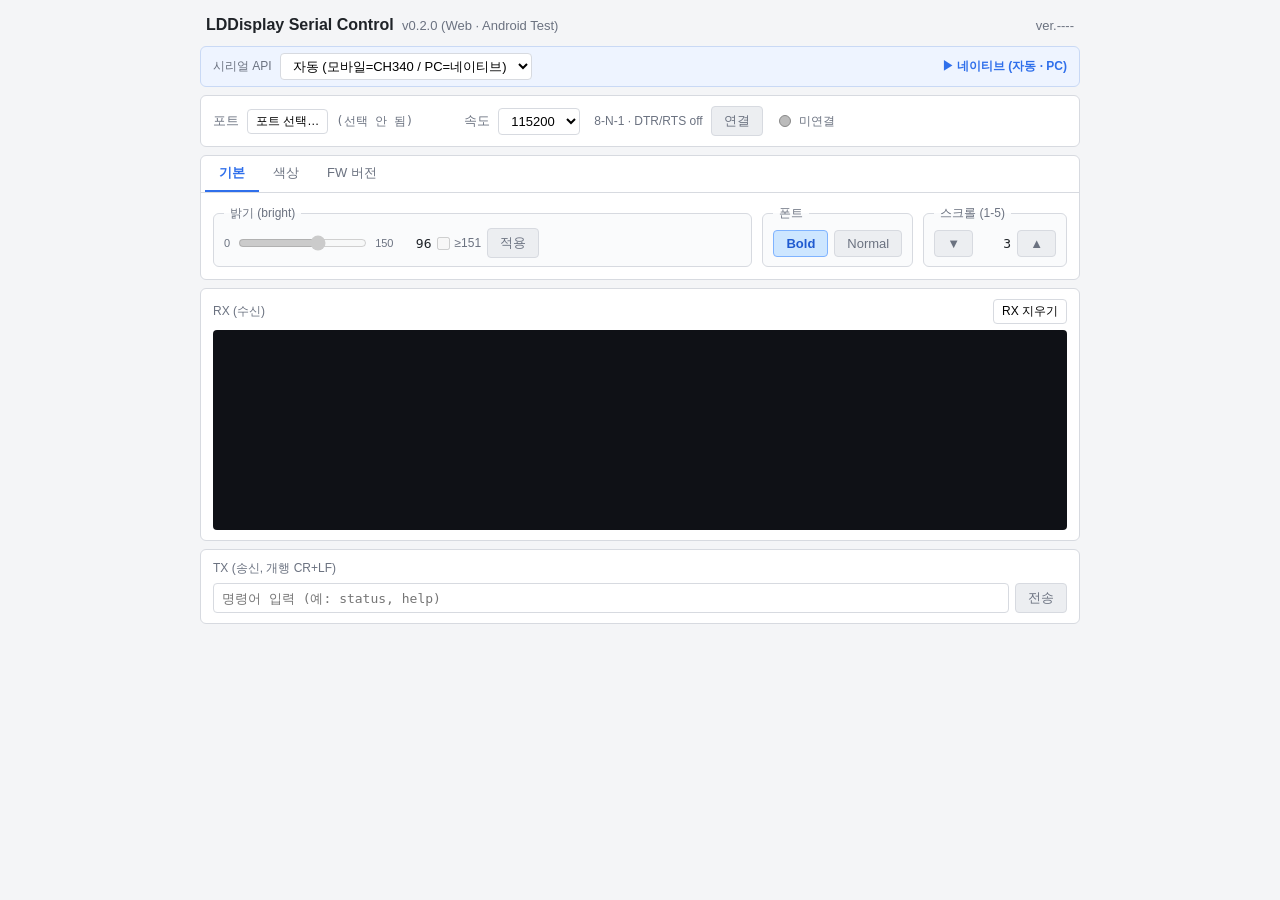
<file: LDDisplay_v0.1/index.html>
<!DOCTYPE html>
<html lang="ko">
<head>
  <meta charset="UTF-8" />
  <meta name="viewport" content="width=device-width, initial-scale=1.0" />
  <title>LDDisplay Serial Control (Web · Android Test)</title>
  <link rel="stylesheet" href="style.css" />
</head>
<body>
  <div class="app">
    <!-- ===== 헤더 ===== -->
    <header class="app-header">
      <h1>LDDisplay Serial Control <span class="app-ver">v0.2.0 (Web · Android Test)</span></h1>
      <span class="fw-ver" id="fw-ver">ver.----</span>
    </header>

    <!-- ===== 지원 브라우저 경고 ===== -->
    <div class="unsupported" id="unsupported" hidden>
      이 브라우저는 Web Serial API도 WebUSB도 지원하지 않습니다. Chrome / Edge / Opera에서 열어주세요.
    </div>

    <!-- ===== API 선택 (Android 테스트용) ===== -->
    <div class="api-bar">
      <label>시리얼 API</label>
      <select id="api-select">
        <option value="auto" selected>자동 (모바일=CH340 / PC=네이티브)</option>
        <option value="native">네이티브 Web Serial (PC)</option>
        <option value="ch340">CH340 (WebUSB · Android)</option>
        <option value="polyfill">CDC-ACM 폴리필 (참고용)</option>
      </select>
      <span id="api-current" class="api-current"></span>
    </div>

    <!-- ===== 연결 바 ===== -->
    <section class="conn">
      <label>포트</label>
      <button id="btn-pick-port" class="btn-slim">포트 선택…</button>
      <span id="port-name" class="port-name">(선택 안 됨)</span>

      <label>속도</label>
      <select id="baud-select">
        <option>9600</option>
        <option>19200</option>
        <option>38400</option>
        <option>57600</option>
        <option selected>115200</option>
        <option>230400</option>
      </select>

      <span class="hint">8-N-1 · DTR/RTS off</span>

      <button id="btn-connect" class="btn-primary" disabled>연결</button>

      <span class="lamp" id="lamp" data-state="off"></span>
      <span class="lamp-label" id="lamp-label">미연결</span>
    </section>

    <!-- ===== 탭 ===== -->
    <div class="tabs">
      <div class="tab-buttons" role="tablist">
        <button class="tab-btn active" data-tab="basic" role="tab">기본</button>
        <button class="tab-btn" data-tab="siren" role="tab" hidden>사이렌</button>
        <button class="tab-btn" data-tab="color" role="tab">색상</button>
        <button class="tab-btn" data-tab="fwver" role="tab">FW 버전</button>
      </div>

      <!-- ===== 기본 탭 ===== -->
      <div class="tab-panel active" data-tab="basic">
        <div class="ctl-row">
          <fieldset class="ctl-group flex-grow" data-group>
            <legend>밝기 (bright)</legend>
            <span class="range-min">0</span>
            <input type="range" id="bright-scale" min="0" max="150" value="96" disabled />
            <span class="range-max" id="bright-max">150</span>
            <span class="ctl-value" id="bright-val">96</span>
            <label class="ctl-check">
              <input type="checkbox" id="bright-allow-high" disabled /> ≥151
            </label>
            <button id="bright-apply" disabled>적용</button>
          </fieldset>

          <fieldset class="ctl-group" data-group>
            <legend>폰트</legend>
            <button id="font-bold" class="btn-toggle" disabled>Bold</button>
            <button id="font-normal" class="btn-toggle" disabled>Normal</button>
          </fieldset>

          <fieldset class="ctl-group" data-group>
            <legend>스크롤 (1-5)</legend>
            <button id="scroll-down" disabled>▼</button>
            <span class="ctl-value" id="scroll-val">3</span>
            <button id="scroll-up" disabled>▲</button>
          </fieldset>
        </div>
      </div>

      <!-- ===== 사이렌 탭 ===== -->
      <div class="tab-panel" data-tab="siren" hidden>
        <fieldset class="ctl-group ctl-row" data-group>
          <legend>ton/toff (50~2000 ms), vol (1~50)</legend>
          <label>ON</label>
          <input type="number" id="ton-entry" min="50" max="2000" step="10" disabled />
          <button id="ton-apply" disabled>입력</button>

          <label class="ml">OFF</label>
          <input type="number" id="toff-entry" min="50" max="2000" step="10" disabled />
          <button id="toff-apply" disabled>입력</button>

          <label class="ml">VOL</label>
          <span class="range-min">1</span>
          <input type="range" id="vol-scale" class="flex-grow" min="1" max="50" value="15" disabled />
          <span class="range-max">50</span>
          <span class="ctl-value" id="vol-val">15</span>
          <button id="vol-apply" disabled>적용</button>
        </fieldset>
      </div>

      <!-- ===== 색상 탭 ===== -->
      <div class="tab-panel" data-tab="color">
        <fieldset class="ctl-group color-group" data-group>
          <legend>상태별 색상 (R/G/B 0~255)</legend>
          <table class="color-table">
            <thead>
              <tr>
                <th class="c-label">상태 문자</th>
                <th>R</th><th>G</th><th>B</th>
                <th></th>
                <th>색상</th>
                <th class="c-status"></th>
              </tr>
            </thead>
            <tbody id="color-rows"></tbody>
          </table>
          <div class="color-bar">
            <span class="hint">[전체 저장]을 눌러야 반영됩니다</span>
            <button id="color-reload" disabled>현재값 읽기</button>
            <button id="color-default" disabled>기본값 복원</button>
            <button id="color-saveall" class="btn-primary" disabled>전체 저장</button>
          </div>
        </fieldset>
      </div>

      <!-- ===== FW 버전 탭 ===== -->
      <div class="tab-panel" data-tab="fwver">
        <fieldset class="ctl-group fwver-group" data-group>
          <legend>펌웨어 버전 변경</legend>
          <div class="fwver-row">
            <label>비밀번호</label>
            <input type="password" id="pw-entry" placeholder="비밀번호" />
            <button id="pw-verify">확인</button>
            <span class="fw-status" id="pw-status">(미확인)</span>
          </div>
          <div class="fwver-row">
            <label>새 FW 버전</label>
            <input type="text" id="newver-entry" placeholder="예: 0.2.1" maxlength="31" disabled />
          </div>
          <div class="fwver-row">
            <button id="setver-apply" disabled>입력 (적용)</button>
            <span class="fw-status" id="setver-status"></span>
          </div>
        </fieldset>
      </div>
    </div>

    <!-- ===== RX 터미널 ===== -->
    <section class="rx">
      <div class="section-title">
        RX (수신)
        <button id="btn-clear-rx" class="btn-slim right">RX 지우기</button>
      </div>
      <pre id="rx-log" class="rx-log" aria-live="polite"></pre>
    </section>

    <!-- ===== TX 입력 ===== -->
    <section class="tx">
      <div class="section-title">TX (송신, 개행 CR+LF)</div>
      <div class="tx-row">
        <input id="tx-input" type="text" placeholder="명령어 입력 (예: status, help)" autocomplete="off" />
        <button id="btn-tx-send" disabled>전송</button>
      </div>
    </section>
  </div>

  <!-- 백엔드 스크립트를 app.js 앞에 로드 -->
  <script src="serial-polyfill.js"></script>
  <script src="ch340-driver.js"></script>
  <script src="app.js"></script>
</body>
</html>
</file>
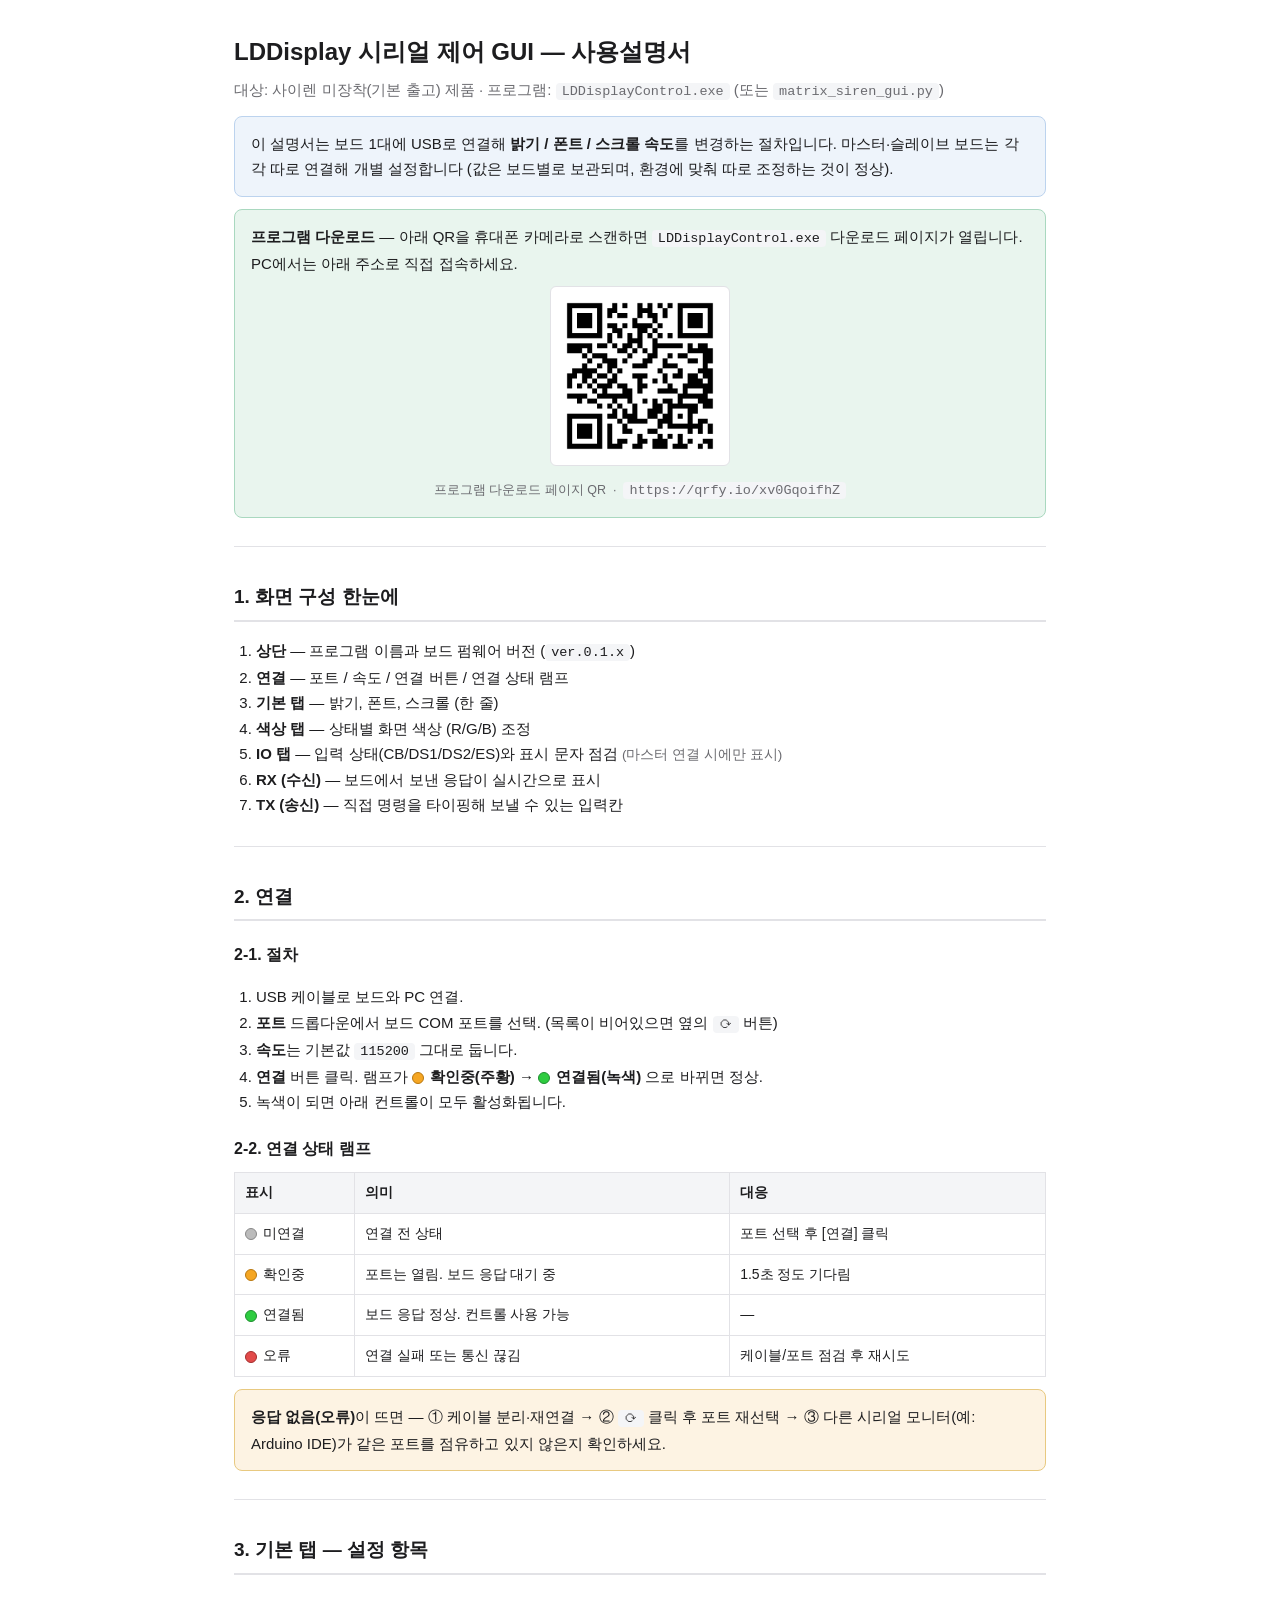
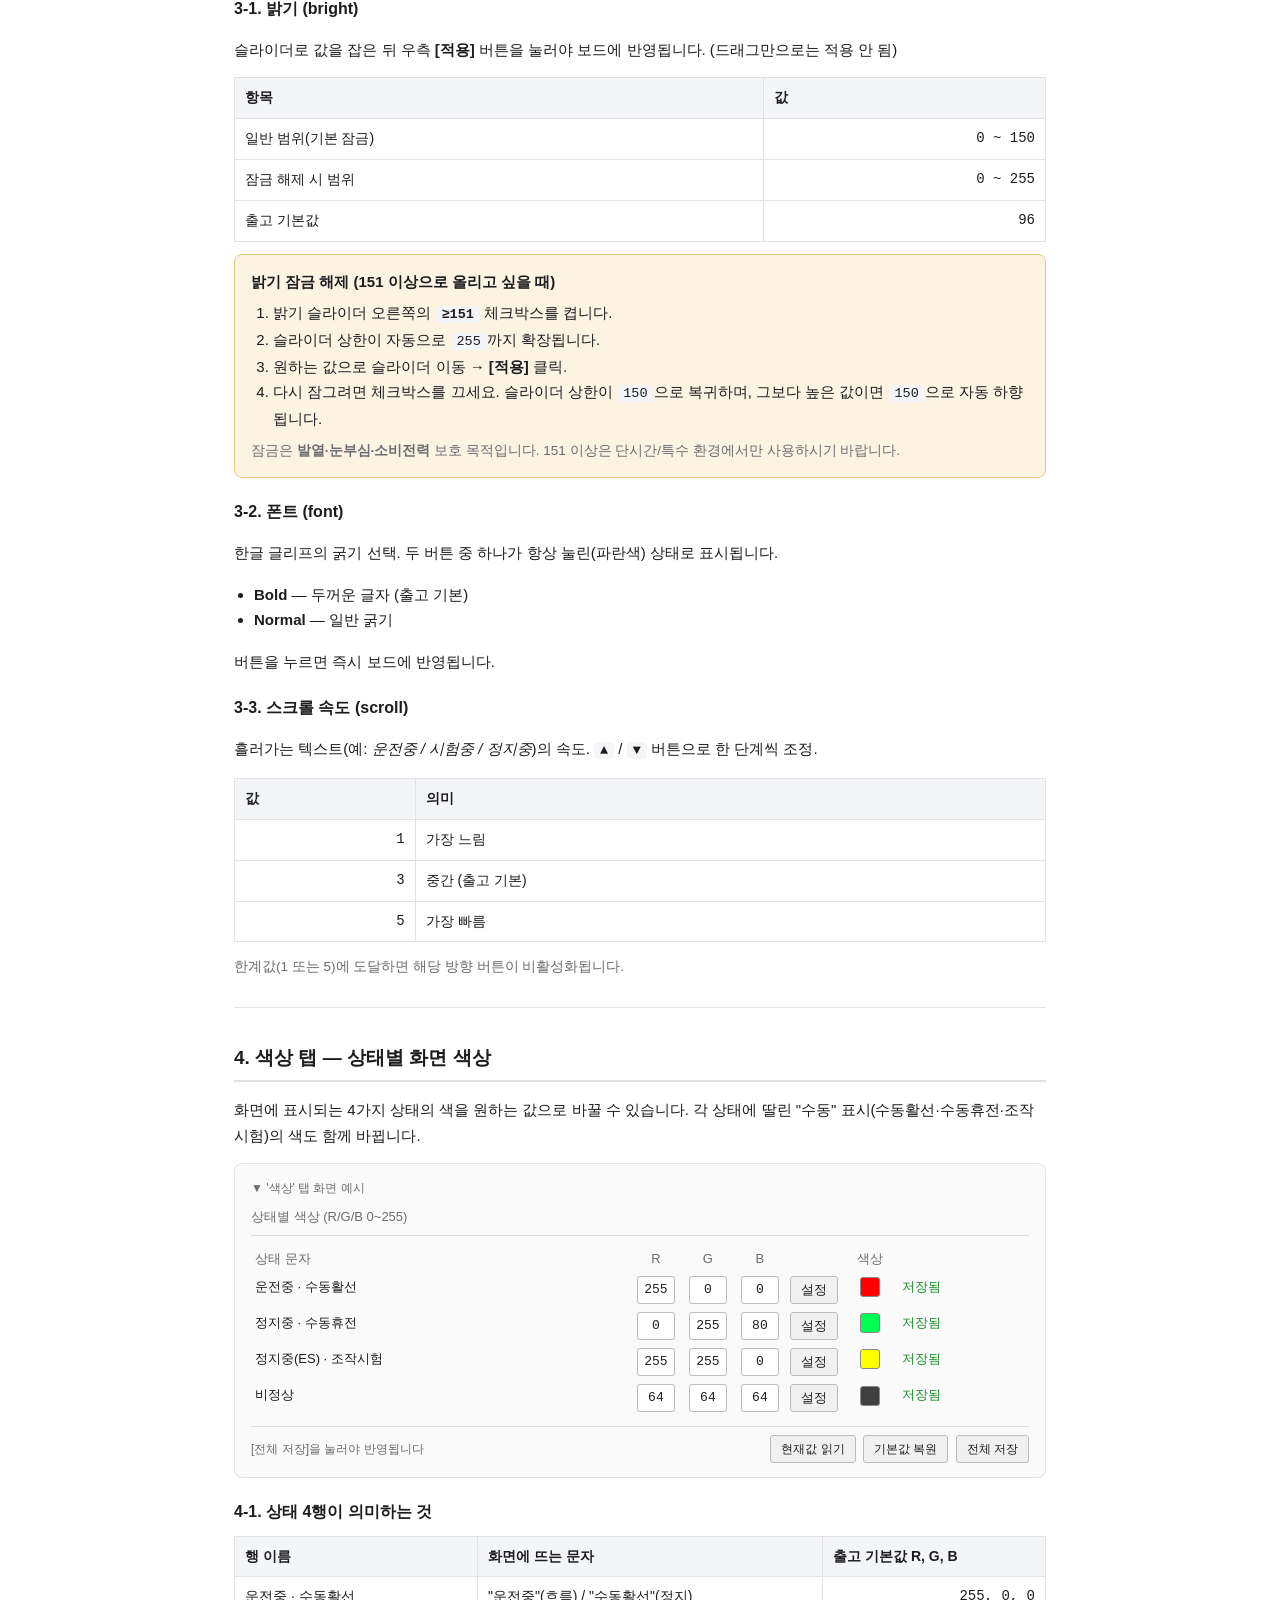
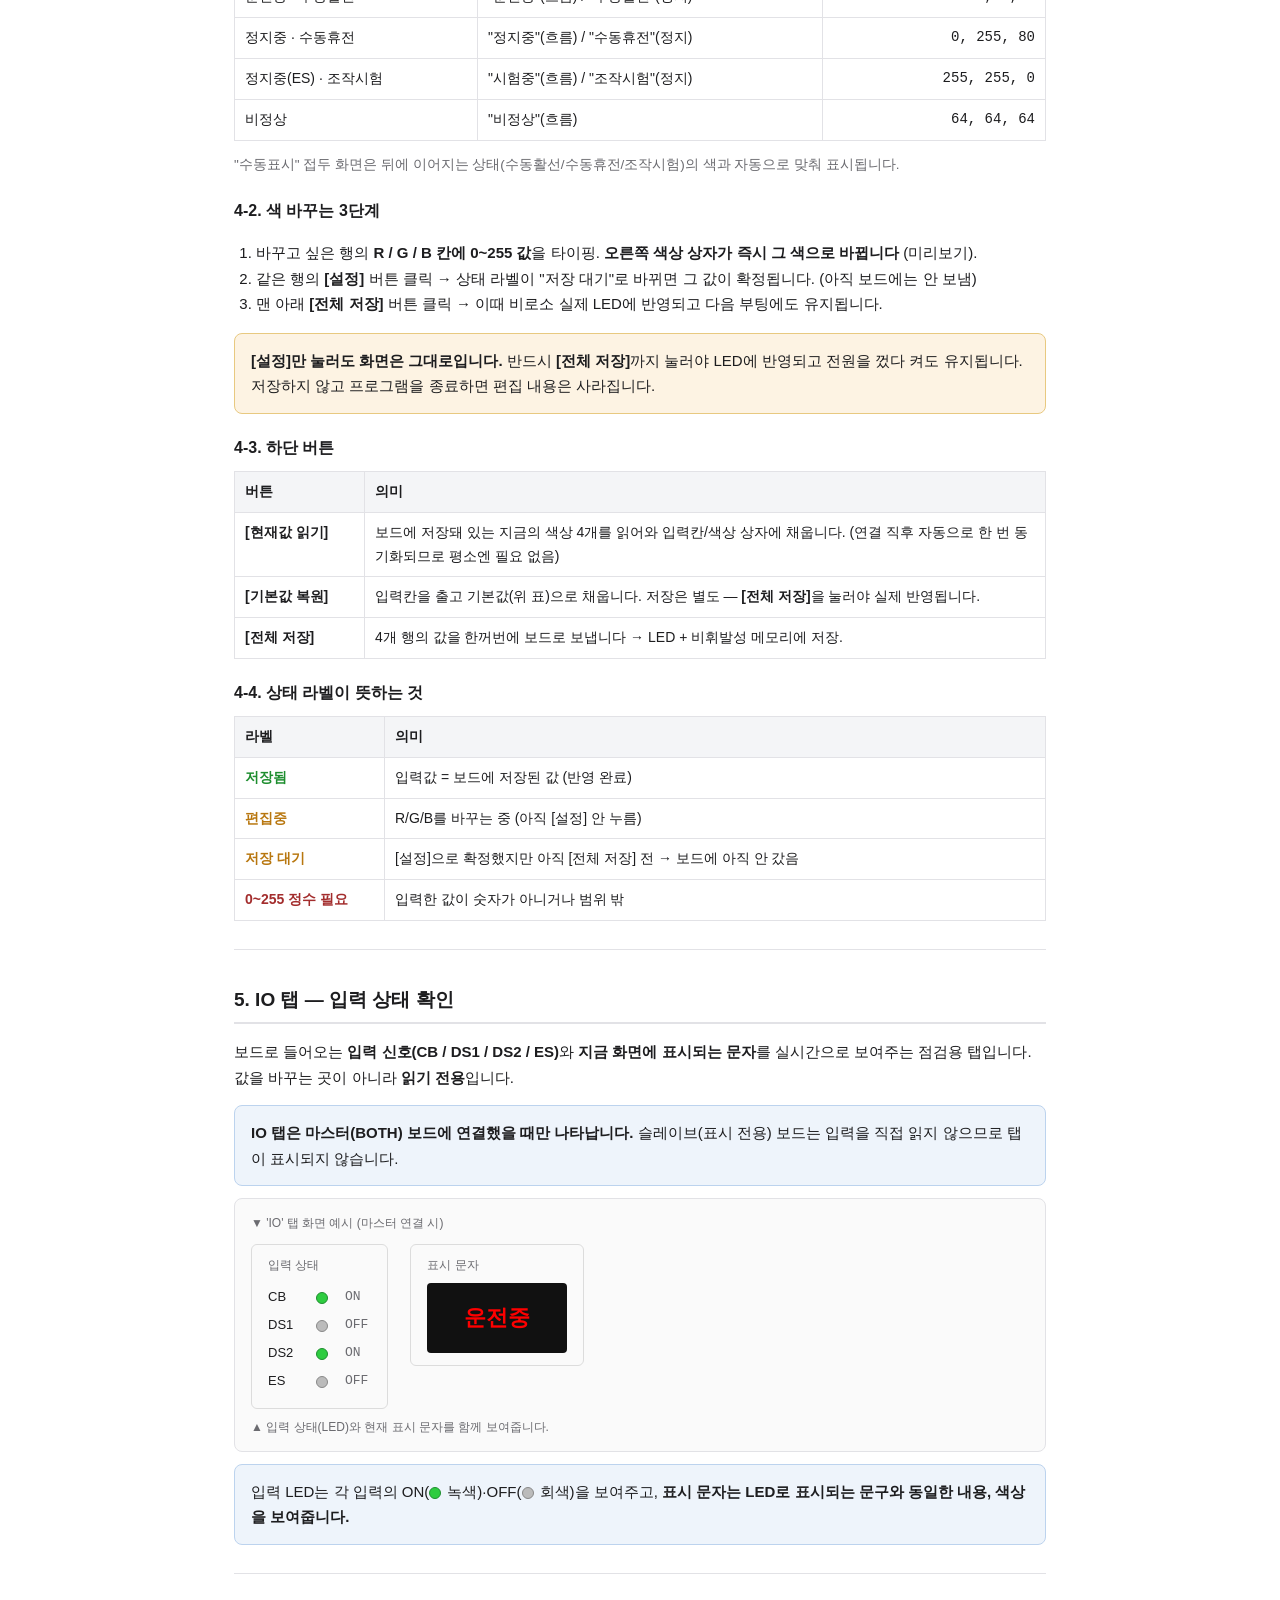
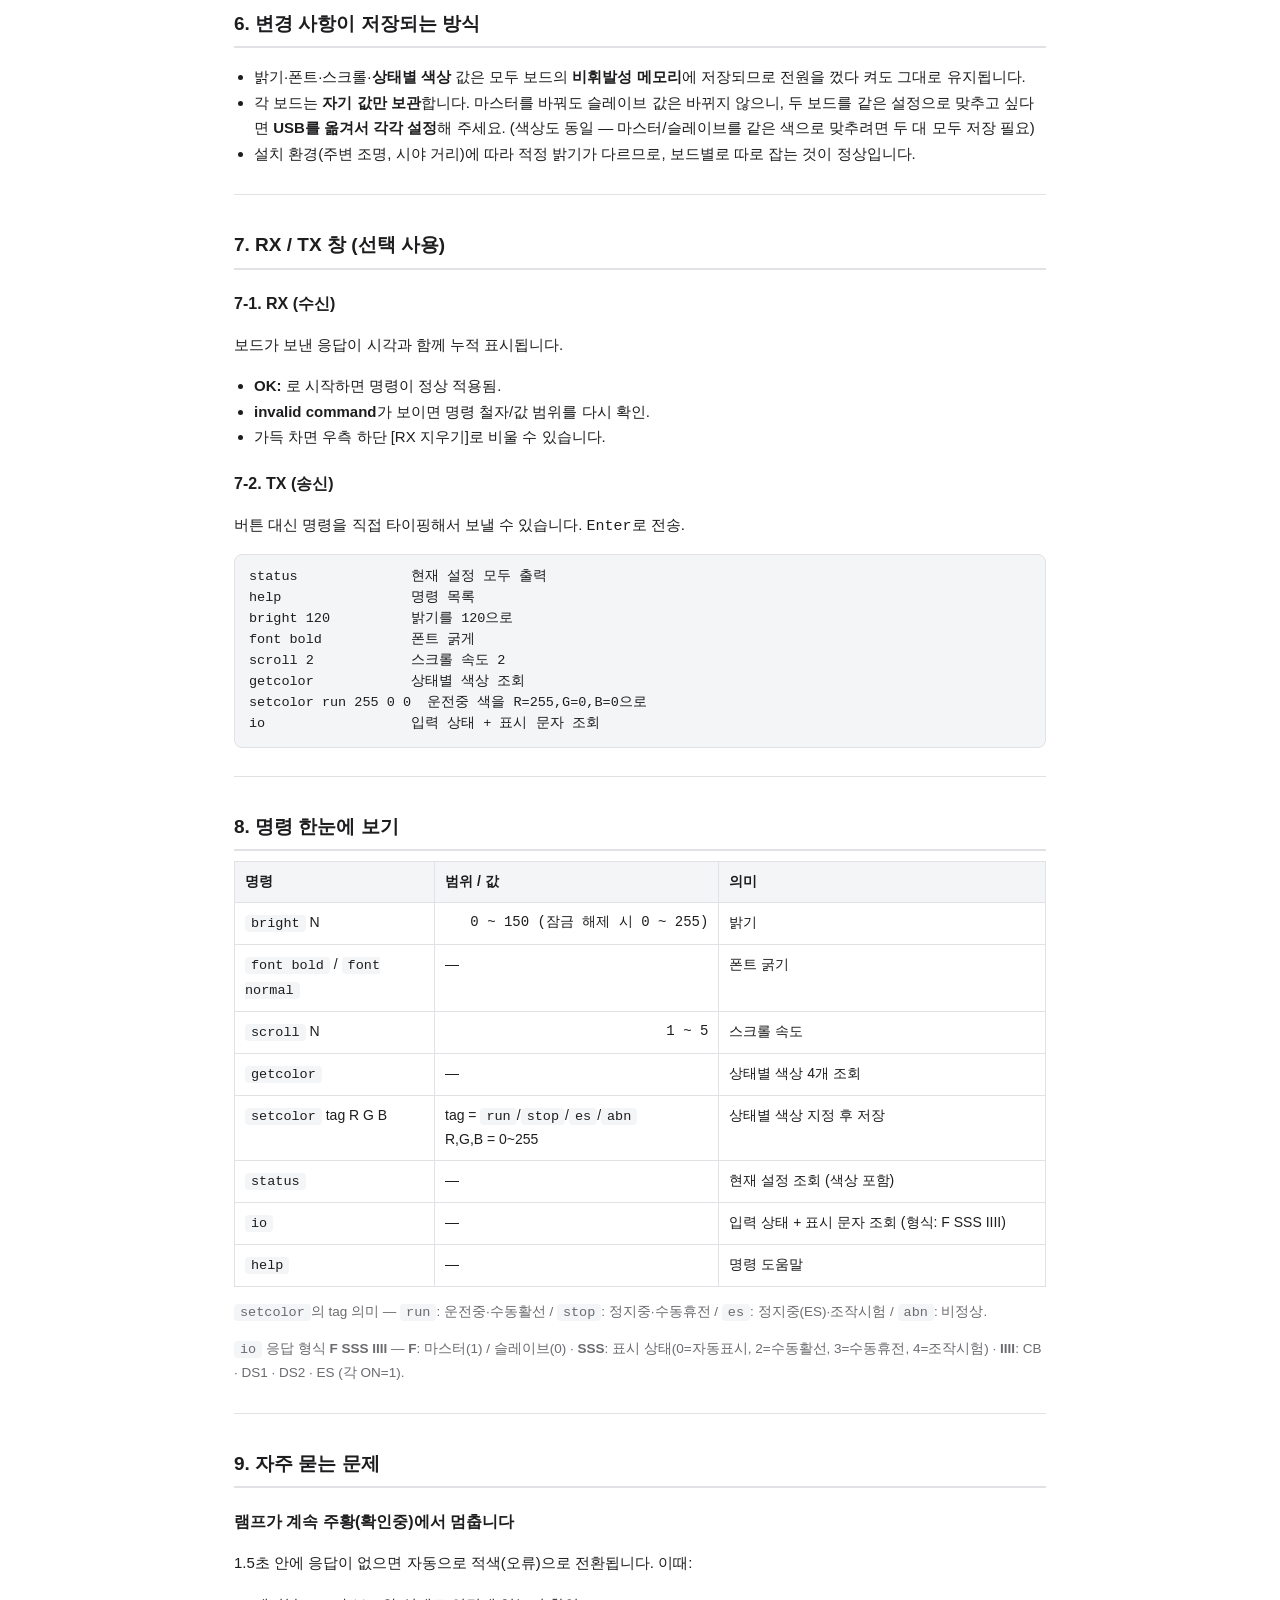
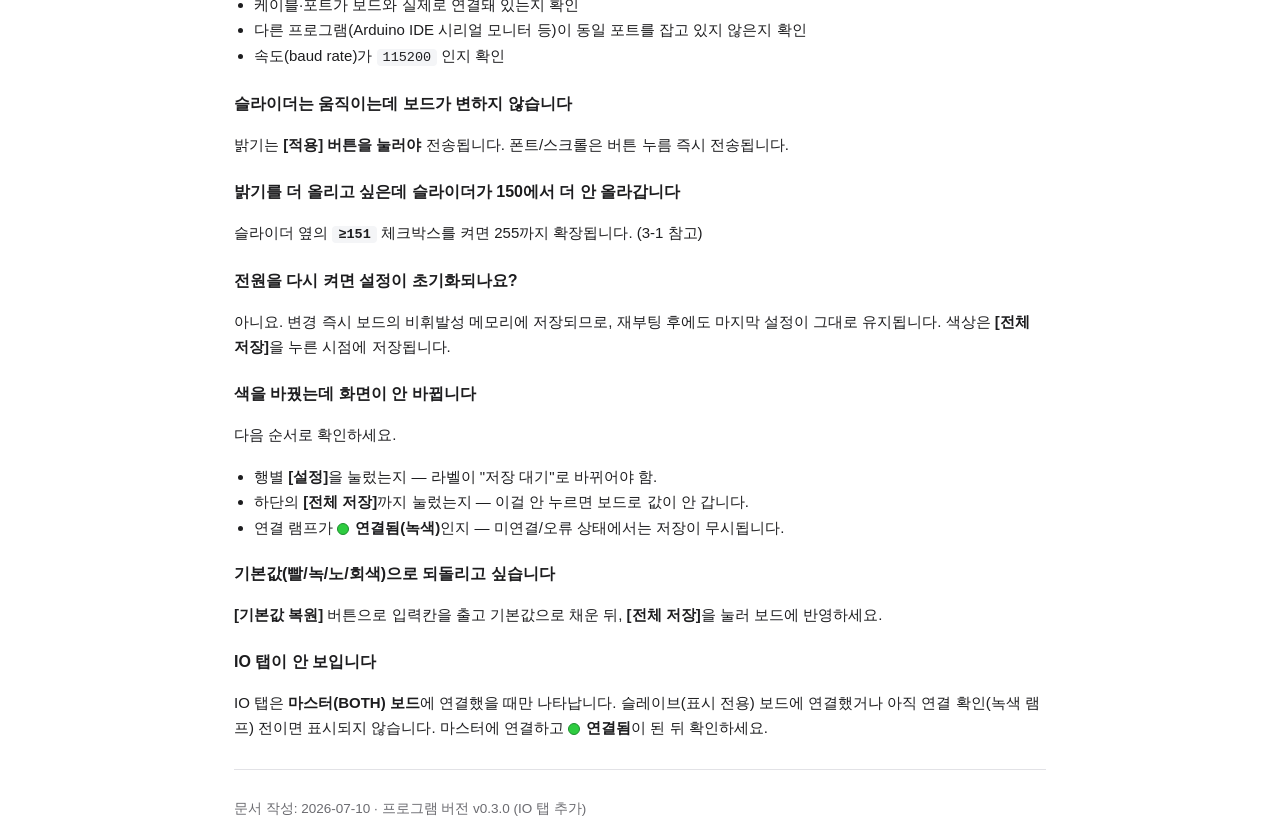
<file: forPC/-배포-LDDisplay-설정프로그램사용설명서_기본_v0.3.0.html>
<!DOCTYPE html>
<html lang="ko">
<head>
<meta charset="UTF-8">
<meta name="viewport" content="width=device-width, initial-scale=1.0">
<title>LDDisplay 시리얼 제어 GUI — 사용설명서 (기본)</title>
<style>
  :root { --fg:#1d1d1f; --muted:#6b6b70; --line:#e2e2e6; --bg:#ffffff;
          --accent:#185fa5; --code-bg:#f4f5f7; --warn-bg:#fdf3e3; --warn-line:#e8c980;
          --ok-bg:#e9f5ee; --ok-line:#a9d8bf; --info-bg:#eef4fb; --info-line:#bcd3ee; }
  * { box-sizing: border-box; }
  body { font-family: "Segoe UI","맑은 고딕",Malgun Gothic,sans-serif; color:var(--fg);
         background:var(--bg); line-height:1.7; max-width:860px; margin:0 auto; padding:32px 24px; }
  h1 { font-size:24px; font-weight:600; margin:0 0 4px; }
  h2 { font-size:19px; font-weight:600; margin:34px 0 10px; padding-bottom:6px; border-bottom:2px solid var(--line); }
  h3 { font-size:16px; font-weight:600; margin:20px 0 6px; }
  p, li { font-size:15px; }
  .sub { color:var(--muted); margin:0 0 8px; }
  code { font-family:Consolas,"D2Coding",monospace; background:var(--code-bg);
         padding:1px 6px; border-radius:4px; font-size:13.5px; }
  pre { background:var(--code-bg); border:1px solid var(--line); border-radius:8px;
        padding:12px 14px; overflow-x:auto; font-family:Consolas,"D2Coding",monospace;
        font-size:13.5px; line-height:1.55; }
  pre code { background:none; padding:0; }
  .box { border:1px solid var(--line); border-radius:8px; padding:14px 16px; margin:12px 0; }
  .warn { background:var(--warn-bg); border-color:var(--warn-line); }
  .ok   { background:var(--ok-bg);  border-color:var(--ok-line); }
  .info { background:var(--info-bg); border-color:var(--info-line); }
  .tag { display:inline-block; font-size:12px; font-weight:600; color:#fff; background:var(--accent);
         border-radius:5px; padding:2px 8px; margin-right:6px; vertical-align:2px; }
  table { border-collapse:collapse; width:100%; margin:10px 0; font-size:14px; }
  th,td { border:1px solid var(--line); padding:8px 10px; text-align:left; vertical-align:top; }
  th { background:var(--code-bg); }
  td.num { text-align:right; font-family:Consolas,"D2Coding",monospace; }
  ol { padding-left:22px; } ul { padding-left:20px; }
  .muted { color:var(--muted); font-size:13.5px; }
  hr { border:none; border-top:1px solid var(--line); margin:28px 0; }
  .lamp { display:inline-block; width:12px; height:12px; border-radius:50%; vertical-align:middle; margin-right:6px; border:1px solid #888; }
  .lamp.gray   { background:#bbbbbb; border-color:#888888; }
  .lamp.orange { background:#f5a623; border-color:#b8770f; }
  .lamp.green  { background:#2ecc40; border-color:#1e8e2f; }
  .lamp.red    { background:#e24b4a; border-color:#a32d2d; }
</style>
</head>
<body>

<h1>LDDisplay 시리얼 제어 GUI — 사용설명서</h1>
<p class="sub">대상: 사이렌 미장착(기본 출고) 제품 · 프로그램: <code>LDDisplayControl.exe</code> (또는 <code>matrix_siren_gui.py</code>)</p>

<div class="box info">
  <p style="margin:0">이 설명서는 보드 1대에 USB로 연결해 <b>밝기 / 폰트 / 스크롤 속도</b>를 변경하는 절차입니다.
  마스터·슬레이브 보드는 각각 따로 연결해 개별 설정합니다 (값은 보드별로 보관되며, 환경에 맞춰 따로 조정하는 것이 정상).</p>
</div>

<div class="box ok">
  <p style="margin:0 0 10px"><b>프로그램 다운로드</b> — 아래 QR을 휴대폰 카메라로 스캔하면
  <code>LDDisplayControl.exe</code> 다운로드 페이지가 열립니다. PC에서는 아래 주소로 직접 접속하세요.</p>
  <figure style="margin:0; text-align:center;">
    <img src="[data-uri]" alt="LDDisplay 프로그램 다운로드 페이지 QR"
         style="width:180px; height:auto; border:1px solid var(--line); border-radius:6px; background:#fff; padding:6px;">
    <figcaption style="font-size:12.5px; color:var(--muted); margin-top:6px;">
      프로그램 다운로드 페이지 QR &nbsp;·&nbsp; <code>https://qrfy.io/xv0GqoifhZ</code>
    </figcaption>
  </figure>
</div>

<hr>

<h2>1. 화면 구성 한눈에</h2>
<ol>
  <li><b>상단</b> — 프로그램 이름과 보드 펌웨어 버전 (<code>ver.0.1.x</code>)</li>
  <li><b>연결</b> — 포트 / 속도 / 연결 버튼 / 연결 상태 램프</li>
  <li><b>기본 탭</b> — 밝기, 폰트, 스크롤 (한 줄)</li>
  <li><b>색상 탭</b> — 상태별 화면 색상 (R/G/B) 조정</li>
  <li><b>IO 탭</b> — 입력 상태(CB/DS1/DS2/ES)와 표시 문자 점검 <span class="muted">(마스터 연결 시에만 표시)</span></li>
  <li><b>RX (수신)</b> — 보드에서 보낸 응답이 실시간으로 표시</li>
  <li><b>TX (송신)</b> — 직접 명령을 타이핑해 보낼 수 있는 입력칸</li>
</ol>

<hr>

<h2>2. 연결</h2>

<h3>2-1. 절차</h3>
<ol>
  <li>USB 케이블로 보드와 PC 연결.</li>
  <li><b>포트</b> 드롭다운에서 보드 COM 포트를 선택. (목록이 비어있으면 옆의 <code>⟳</code> 버튼)</li>
  <li><b>속도</b>는 기본값 <code>115200</code> 그대로 둡니다.</li>
  <li><b>연결</b> 버튼 클릭. 램프가 <span class="lamp orange"></span><b>확인중(주황)</b> → <span class="lamp green"></span><b>연결됨(녹색)</b> 으로 바뀌면 정상.</li>
  <li>녹색이 되면 아래 컨트롤이 모두 활성화됩니다.</li>
</ol>

<h3>2-2. 연결 상태 램프</h3>
<table>
  <thead><tr><th style="width:120px">표시</th><th>의미</th><th>대응</th></tr></thead>
  <tbody>
    <tr><td><span class="lamp gray"></span>미연결</td><td>연결 전 상태</td><td>포트 선택 후 [연결] 클릭</td></tr>
    <tr><td><span class="lamp orange"></span>확인중</td><td>포트는 열림. 보드 응답 대기 중</td><td>1.5초 정도 기다림</td></tr>
    <tr><td><span class="lamp green"></span>연결됨</td><td>보드 응답 정상. 컨트롤 사용 가능</td><td>—</td></tr>
    <tr><td><span class="lamp red"></span>오류</td><td>연결 실패 또는 통신 끊김</td><td>케이블/포트 점검 후 재시도</td></tr>
  </tbody>
</table>

<div class="box warn">
  <p style="margin:0"><b>응답 없음(오류)</b>이 뜨면 — ① 케이블 분리·재연결 → ② <code>⟳</code> 클릭 후 포트 재선택 → ③ 다른 시리얼 모니터(예: Arduino IDE)가 같은 포트를 점유하고 있지 않은지 확인하세요.</p>
</div>

<hr>

<h2>3. 기본 탭 — 설정 항목</h2>

<h3>3-1. 밝기 (bright)</h3>
<p>슬라이더로 값을 잡은 뒤 우측 <b>[적용]</b> 버튼을 눌러야 보드에 반영됩니다. (드래그만으로는 적용 안 됨)</p>
<table>
  <thead><tr><th>항목</th><th>값</th></tr></thead>
  <tbody>
    <tr><td>일반 범위(기본 잠금)</td><td class="num">0 ~ 150</td></tr>
    <tr><td>잠금 해제 시 범위</td><td class="num">0 ~ 255</td></tr>
    <tr><td>출고 기본값</td><td class="num">96</td></tr>
  </tbody>
</table>

<div class="box warn">
  <p style="margin:0 0 6px"><b>밝기 잠금 해제 (151 이상으로 올리고 싶을 때)</b></p>
  <ol style="margin:0">
    <li>밝기 슬라이더 오른쪽의 <b><code>≥151</code></b> 체크박스를 켭니다.</li>
    <li>슬라이더 상한이 자동으로 <code>255</code>까지 확장됩니다.</li>
    <li>원하는 값으로 슬라이더 이동 → <b>[적용]</b> 클릭.</li>
    <li>다시 잠그려면 체크박스를 끄세요. 슬라이더 상한이 <code>150</code>으로 복귀하며, 그보다 높은 값이면 <code>150</code>으로 자동 하향됩니다.</li>
  </ol>
  <p class="muted" style="margin:8px 0 0">잠금은 <b>발열·눈부심·소비전력</b> 보호 목적입니다. 151 이상은 단시간/특수 환경에서만 사용하시기 바랍니다.</p>
</div>

<h3>3-2. 폰트 (font)</h3>
<p>한글 글리프의 굵기 선택. 두 버튼 중 하나가 항상 눌린(파란색) 상태로 표시됩니다.</p>
<ul>
  <li><b>Bold</b> — 두꺼운 글자 (출고 기본)</li>
  <li><b>Normal</b> — 일반 굵기</li>
</ul>
<p>버튼을 누르면 즉시 보드에 반영됩니다.</p>

<h3>3-3. 스크롤 속도 (scroll)</h3>
<p>흘러가는 텍스트(예: <i>운전중 / 시험중 / 정지중</i>)의 속도. <code>▲</code> / <code>▼</code> 버튼으로 한 단계씩 조정.</p>
<table>
  <thead><tr><th>값</th><th>의미</th></tr></thead>
  <tbody>
    <tr><td class="num">1</td><td>가장 느림</td></tr>
    <tr><td class="num">3</td><td>중간 (출고 기본)</td></tr>
    <tr><td class="num">5</td><td>가장 빠름</td></tr>
  </tbody>
</table>
<p class="muted">한계값(1 또는 5)에 도달하면 해당 방향 버튼이 비활성화됩니다.</p>

<hr>

<h2>4. 색상 탭 — 상태별 화면 색상</h2>

<p>화면에 표시되는 4가지 상태의 색을 원하는 값으로 바꿀 수 있습니다.
각 상태에 딸린 "수동" 표시(수동활선·수동휴전·조작시험)의 색도 함께 바뀝니다.</p>

<figure style="margin:12px 0; border:1px solid var(--line); border-radius:8px; padding:14px 16px; background:#fafafa;">
  <div style="font-size:12px; color:var(--muted); margin-bottom:8px;">▼ '색상' 탭 화면 예시</div>
  <div style="font-size:13px; color:var(--muted); border-bottom:1px solid #dcdcdc; padding-bottom:6px; margin-bottom:10px;">
    상태별 색상 (R/G/B 0~255)
  </div>
  <table style="width:100%; margin:0; font-size:13px; border-collapse:collapse;">
    <thead>
      <tr>
        <th style="background:transparent; border:none; color:var(--muted); font-weight:400; padding:2px 4px; text-align:left;">상태 문자</th>
        <th style="background:transparent; border:none; color:var(--muted); font-weight:400; padding:2px 4px; text-align:center; width:52px;">R</th>
        <th style="background:transparent; border:none; color:var(--muted); font-weight:400; padding:2px 4px; text-align:center; width:52px;">G</th>
        <th style="background:transparent; border:none; color:var(--muted); font-weight:400; padding:2px 4px; text-align:center; width:52px;">B</th>
        <th style="background:transparent; border:none; padding:2px 4px; width:56px;"></th>
        <th style="background:transparent; border:none; color:var(--muted); font-weight:400; padding:2px 4px; text-align:center; width:56px;">색상</th>
        <th style="background:transparent; border:none; padding:2px 4px;"></th>
      </tr>
    </thead>
    <tbody>
      <tr>
        <td style="border:none; padding:4px;">운전중 · 수동활선</td>
        <td style="border:none; padding:4px; text-align:center;"><span style="display:inline-block; min-width:38px; background:#fff; border:1px solid #bbb; border-radius:3px; padding:2px 6px; font-family:Consolas,monospace;">255</span></td>
        <td style="border:none; padding:4px; text-align:center;"><span style="display:inline-block; min-width:38px; background:#fff; border:1px solid #bbb; border-radius:3px; padding:2px 6px; font-family:Consolas,monospace;">0</span></td>
        <td style="border:none; padding:4px; text-align:center;"><span style="display:inline-block; min-width:38px; background:#fff; border:1px solid #bbb; border-radius:3px; padding:2px 6px; font-family:Consolas,monospace;">0</span></td>
        <td style="border:none; padding:4px; text-align:center;"><span style="display:inline-block; background:#f0f0f0; border:1px solid #bbb; border-radius:3px; padding:2px 10px;">설정</span></td>
        <td style="border:none; padding:4px; text-align:center;"><span style="display:inline-block; width:20px; height:20px; background:#ff0000; border:1px solid #888; border-radius:3px; vertical-align:middle;"></span></td>
        <td style="border:none; padding:4px; color:#1e8e2f;">저장됨</td>
      </tr>
      <tr>
        <td style="border:none; padding:4px;">정지중 · 수동휴전</td>
        <td style="border:none; padding:4px; text-align:center;"><span style="display:inline-block; min-width:38px; background:#fff; border:1px solid #bbb; border-radius:3px; padding:2px 6px; font-family:Consolas,monospace;">0</span></td>
        <td style="border:none; padding:4px; text-align:center;"><span style="display:inline-block; min-width:38px; background:#fff; border:1px solid #bbb; border-radius:3px; padding:2px 6px; font-family:Consolas,monospace;">255</span></td>
        <td style="border:none; padding:4px; text-align:center;"><span style="display:inline-block; min-width:38px; background:#fff; border:1px solid #bbb; border-radius:3px; padding:2px 6px; font-family:Consolas,monospace;">80</span></td>
        <td style="border:none; padding:4px; text-align:center;"><span style="display:inline-block; background:#f0f0f0; border:1px solid #bbb; border-radius:3px; padding:2px 10px;">설정</span></td>
        <td style="border:none; padding:4px; text-align:center;"><span style="display:inline-block; width:20px; height:20px; background:#00ff50; border:1px solid #888; border-radius:3px; vertical-align:middle;"></span></td>
        <td style="border:none; padding:4px; color:#1e8e2f;">저장됨</td>
      </tr>
      <tr>
        <td style="border:none; padding:4px;">정지중(ES) · 조작시험</td>
        <td style="border:none; padding:4px; text-align:center;"><span style="display:inline-block; min-width:38px; background:#fff; border:1px solid #bbb; border-radius:3px; padding:2px 6px; font-family:Consolas,monospace;">255</span></td>
        <td style="border:none; padding:4px; text-align:center;"><span style="display:inline-block; min-width:38px; background:#fff; border:1px solid #bbb; border-radius:3px; padding:2px 6px; font-family:Consolas,monospace;">255</span></td>
        <td style="border:none; padding:4px; text-align:center;"><span style="display:inline-block; min-width:38px; background:#fff; border:1px solid #bbb; border-radius:3px; padding:2px 6px; font-family:Consolas,monospace;">0</span></td>
        <td style="border:none; padding:4px; text-align:center;"><span style="display:inline-block; background:#f0f0f0; border:1px solid #bbb; border-radius:3px; padding:2px 10px;">설정</span></td>
        <td style="border:none; padding:4px; text-align:center;"><span style="display:inline-block; width:20px; height:20px; background:#ffff00; border:1px solid #888; border-radius:3px; vertical-align:middle;"></span></td>
        <td style="border:none; padding:4px; color:#1e8e2f;">저장됨</td>
      </tr>
      <tr>
        <td style="border:none; padding:4px;">비정상</td>
        <td style="border:none; padding:4px; text-align:center;"><span style="display:inline-block; min-width:38px; background:#fff; border:1px solid #bbb; border-radius:3px; padding:2px 6px; font-family:Consolas,monospace;">64</span></td>
        <td style="border:none; padding:4px; text-align:center;"><span style="display:inline-block; min-width:38px; background:#fff; border:1px solid #bbb; border-radius:3px; padding:2px 6px; font-family:Consolas,monospace;">64</span></td>
        <td style="border:none; padding:4px; text-align:center;"><span style="display:inline-block; min-width:38px; background:#fff; border:1px solid #bbb; border-radius:3px; padding:2px 6px; font-family:Consolas,monospace;">64</span></td>
        <td style="border:none; padding:4px; text-align:center;"><span style="display:inline-block; background:#f0f0f0; border:1px solid #bbb; border-radius:3px; padding:2px 10px;">설정</span></td>
        <td style="border:none; padding:4px; text-align:center;"><span style="display:inline-block; width:20px; height:20px; background:#404040; border:1px solid #888; border-radius:3px; vertical-align:middle;"></span></td>
        <td style="border:none; padding:4px; color:#1e8e2f;">저장됨</td>
      </tr>
    </tbody>
  </table>
  <div style="display:flex; justify-content:space-between; align-items:center; margin-top:10px; padding-top:8px; border-top:1px solid #dcdcdc; font-size:12px;">
    <span style="color:var(--muted);">[전체 저장]을 눌러야 반영됩니다</span>
    <span>
      <span style="display:inline-block; background:#f0f0f0; border:1px solid #bbb; border-radius:3px; padding:3px 10px; margin-left:4px;">현재값 읽기</span>
      <span style="display:inline-block; background:#f0f0f0; border:1px solid #bbb; border-radius:3px; padding:3px 10px; margin-left:4px;">기본값 복원</span>
      <span style="display:inline-block; background:#f0f0f0; border:1px solid #bbb; border-radius:3px; padding:3px 10px; margin-left:4px;">전체 저장</span>
    </span>
  </div>
</figure>

<h3>4-1. 상태 4행이 의미하는 것</h3>
<table>
  <thead><tr><th>행 이름</th><th>화면에 뜨는 문자</th><th>출고 기본값 R, G, B</th></tr></thead>
  <tbody>
    <tr><td>운전중 · 수동활선</td><td>"운전중"(흐름) / "수동활선"(정지)</td><td class="num">255, 0, 0</td></tr>
    <tr><td>정지중 · 수동휴전</td><td>"정지중"(흐름) / "수동휴전"(정지)</td><td class="num">0, 255, 80</td></tr>
    <tr><td>정지중(ES) · 조작시험</td><td>"시험중"(흐름) / "조작시험"(정지)</td><td class="num">255, 255, 0</td></tr>
    <tr><td>비정상</td><td>"비정상"(흐름)</td><td class="num">64, 64, 64</td></tr>
  </tbody>
</table>
<p class="muted">"수동표시" 접두 화면은 뒤에 이어지는 상태(수동활선/수동휴전/조작시험)의 색과 자동으로 맞춰 표시됩니다.</p>

<h3>4-2. 색 바꾸는 3단계</h3>
<ol>
  <li>바꾸고 싶은 행의 <b>R / G / B 칸에 0~255 값</b>을 타이핑. <b>오른쪽 색상 상자가 즉시 그 색으로 바뀝니다</b> (미리보기).</li>
  <li>같은 행의 <b>[설정]</b> 버튼 클릭 → 상태 라벨이 "저장 대기"로 바뀌면 그 값이 확정됩니다. (아직 보드에는 안 보냄)</li>
  <li>맨 아래 <b>[전체 저장]</b> 버튼 클릭 → 이때 비로소 실제 LED에 반영되고 다음 부팅에도 유지됩니다.</li>
</ol>

<div class="box warn">
  <p style="margin:0"><b>[설정]만 눌러도 화면은 그대로입니다.</b> 반드시 <b>[전체 저장]</b>까지 눌러야 LED에 반영되고 전원을 껐다 켜도 유지됩니다. 저장하지 않고 프로그램을 종료하면 편집 내용은 사라집니다.</p>
</div>

<h3>4-3. 하단 버튼</h3>
<table>
  <thead><tr><th style="width:130px">버튼</th><th>의미</th></tr></thead>
  <tbody>
    <tr><td><b>[현재값 읽기]</b></td><td>보드에 저장돼 있는 지금의 색상 4개를 읽어와 입력칸/색상 상자에 채웁니다. (연결 직후 자동으로 한 번 동기화되므로 평소엔 필요 없음)</td></tr>
    <tr><td><b>[기본값 복원]</b></td><td>입력칸을 출고 기본값(위 표)으로 채웁니다. 저장은 별도 — <b>[전체 저장]</b>을 눌러야 실제 반영됩니다.</td></tr>
    <tr><td><b>[전체 저장]</b></td><td>4개 행의 값을 한꺼번에 보드로 보냅니다 → LED + 비휘발성 메모리에 저장.</td></tr>
  </tbody>
</table>

<h3>4-4. 상태 라벨이 뜻하는 것</h3>
<table>
  <thead><tr><th style="width:150px">라벨</th><th>의미</th></tr></thead>
  <tbody>
    <tr><td><span style="color:#1e8e2f;"><b>저장됨</b></span></td><td>입력값 = 보드에 저장된 값 (반영 완료)</td></tr>
    <tr><td><span style="color:#b8770f;"><b>편집중</b></span></td><td>R/G/B를 바꾸는 중 (아직 [설정] 안 누름)</td></tr>
    <tr><td><span style="color:#b8770f;"><b>저장 대기</b></span></td><td>[설정]으로 확정했지만 아직 [전체 저장] 전 → 보드에 아직 안 갔음</td></tr>
    <tr><td><span style="color:#a32d2d;"><b>0~255 정수 필요</b></span></td><td>입력한 값이 숫자가 아니거나 범위 밖</td></tr>
  </tbody>
</table>

<hr>

<h2>5. IO 탭 — 입력 상태 확인</h2>

<p>보드로 들어오는 <b>입력 신호(CB / DS1 / DS2 / ES)</b>와 <b>지금 화면에 표시되는 문자</b>를 실시간으로 보여주는 점검용 탭입니다. 값을 바꾸는 곳이 아니라 <b>읽기 전용</b>입니다.</p>

<div class="box info">
  <p style="margin:0"><b>IO 탭은 마스터(BOTH) 보드에 연결했을 때만 나타납니다.</b> 슬레이브(표시 전용) 보드는 입력을 직접 읽지 않으므로 탭이 표시되지 않습니다.</p>
</div>

<figure style="margin:12px 0; border:1px solid var(--line); border-radius:8px; padding:14px 16px; background:#fafafa;">
  <div style="font-size:12px; color:var(--muted); margin-bottom:10px;">▼ 'IO' 탭 화면 예시 (마스터 연결 시)</div>
  <div style="display:flex; gap:22px; flex-wrap:wrap; align-items:flex-start;">
    <div style="border:1px solid #dcdcdc; border-radius:6px; padding:10px 16px 12px;">
      <div style="font-size:12px; color:var(--muted); margin-bottom:8px;">입력 상태</div>
      <table style="border-collapse:collapse; font-size:13px; margin:0; width:auto;">
        <tr><td style="border:none; padding:3px 12px 3px 0; width:40px;">CB</td>
            <td style="border:none; padding:3px 8px;"><span class="lamp green"></span></td>
            <td style="border:none; padding:3px; font-family:Consolas,monospace; color:var(--muted);">ON</td></tr>
        <tr><td style="border:none; padding:3px 12px 3px 0;">DS1</td>
            <td style="border:none; padding:3px 8px;"><span class="lamp gray"></span></td>
            <td style="border:none; padding:3px; font-family:Consolas,monospace; color:var(--muted);">OFF</td></tr>
        <tr><td style="border:none; padding:3px 12px 3px 0;">DS2</td>
            <td style="border:none; padding:3px 8px;"><span class="lamp green"></span></td>
            <td style="border:none; padding:3px; font-family:Consolas,monospace; color:var(--muted);">ON</td></tr>
        <tr><td style="border:none; padding:3px 12px 3px 0;">ES</td>
            <td style="border:none; padding:3px 8px;"><span class="lamp gray"></span></td>
            <td style="border:none; padding:3px; font-family:Consolas,monospace; color:var(--muted);">OFF</td></tr>
      </table>
    </div>
    <div style="border:1px solid #dcdcdc; border-radius:6px; padding:10px 16px 12px;">
      <div style="font-size:12px; color:var(--muted); margin-bottom:8px;">표시 문자</div>
      <div style="width:140px; height:70px; background:#111111; border-radius:4px; display:flex; align-items:center; justify-content:center;">
        <span style="font-size:22px; font-weight:700; color:#ff0000;">운전중</span>
      </div>
    </div>
  </div>
  <div style="font-size:12px; color:var(--muted); margin-top:8px;">▲ 입력 상태(LED)와 현재 표시 문자를 함께 보여줍니다.</div>
</figure>

<div class="box info">
  <p style="margin:0">입력 LED는 각 입력의 ON(<span class="lamp green"></span>녹색)·OFF(<span class="lamp gray"></span>회색)을 보여주고, <b>표시 문자는 LED로 표시되는 문구와 동일한 내용, 색상을 보여줍니다.</b></p>
</div>

<hr>

<h2>6. 변경 사항이 저장되는 방식</h2>
<ul>
  <li>밝기·폰트·스크롤·<b>상태별 색상</b> 값은 모두 보드의 <b>비휘발성 메모리</b>에 저장되므로 전원을 껐다 켜도 그대로 유지됩니다.</li>
  <li>각 보드는 <b>자기 값만 보관</b>합니다. 마스터를 바꿔도 슬레이브 값은 바뀌지 않으니, 두 보드를 같은 설정으로 맞추고 싶다면 <b>USB를 옮겨서 각각 설정</b>해 주세요. (색상도 동일 — 마스터/슬레이브를 같은 색으로 맞추려면 두 대 모두 저장 필요)</li>
  <li>설치 환경(주변 조명, 시야 거리)에 따라 적정 밝기가 다르므로, 보드별로 따로 잡는 것이 정상입니다.</li>
</ul>

<hr>

<h2>7. RX / TX 창 (선택 사용)</h2>

<h3>7-1. RX (수신)</h3>
<p>보드가 보낸 응답이 시각과 함께 누적 표시됩니다.</p>
<ul>
  <li><b>OK:</b> 로 시작하면 명령이 정상 적용됨.</li>
  <li><b>invalid command</b>가 보이면 명령 철자/값 범위를 다시 확인.</li>
  <li>가득 차면 우측 하단 [RX 지우기]로 비울 수 있습니다.</li>
</ul>

<h3>7-2. TX (송신)</h3>
<p>버튼 대신 명령을 직접 타이핑해서 보낼 수 있습니다. <kbd>Enter</kbd>로 전송.</p>
<pre><code>status              현재 설정 모두 출력
help                명령 목록
bright 120          밝기를 120으로
font bold           폰트 굵게
scroll 2            스크롤 속도 2
getcolor            상태별 색상 조회
setcolor run 255 0 0  운전중 색을 R=255,G=0,B=0으로
io                  입력 상태 + 표시 문자 조회</code></pre>

<hr>

<h2>8. 명령 한눈에 보기</h2>
<table>
  <thead><tr><th style="width:200px">명령</th><th>범위 / 값</th><th>의미</th></tr></thead>
  <tbody>
    <tr><td><code>bright</code> N</td><td class="num">0 ~ 150 (잠금 해제 시 0 ~ 255)</td><td>밝기</td></tr>
    <tr><td><code>font bold</code> / <code>font normal</code></td><td>—</td><td>폰트 굵기</td></tr>
    <tr><td><code>scroll</code> N</td><td class="num">1 ~ 5</td><td>스크롤 속도</td></tr>
    <tr><td><code>getcolor</code></td><td>—</td><td>상태별 색상 4개 조회</td></tr>
    <tr><td><code>setcolor</code> tag R G B</td><td>tag = <code>run</code>/<code>stop</code>/<code>es</code>/<code>abn</code><br>R,G,B = 0~255</td><td>상태별 색상 지정 후 저장</td></tr>
    <tr><td><code>status</code></td><td>—</td><td>현재 설정 조회 (색상 포함)</td></tr>
    <tr><td><code>io</code></td><td>—</td><td>입력 상태 + 표시 문자 조회 (형식: F SSS IIII)</td></tr>
    <tr><td><code>help</code></td><td>—</td><td>명령 도움말</td></tr>
  </tbody>
</table>
<p class="muted"><code>setcolor</code>의 tag 의미 — <code>run</code>: 운전중·수동활선 / <code>stop</code>: 정지중·수동휴전 / <code>es</code>: 정지중(ES)·조작시험 / <code>abn</code>: 비정상.</p>
<p class="muted"><code>io</code> 응답 형식 <b>F SSS IIII</b> — <b>F</b>: 마스터(1) / 슬레이브(0) · <b>SSS</b>: 표시 상태(0=자동표시, 2=수동활선, 3=수동휴전, 4=조작시험) · <b>IIII</b>: CB · DS1 · DS2 · ES (각 ON=1).</p>

<hr>

<h2>9. 자주 묻는 문제</h2>

<h3>램프가 계속 주황(확인중)에서 멈춥니다</h3>
<p>1.5초 안에 응답이 없으면 자동으로 적색(오류)으로 전환됩니다. 이때:</p>
<ul>
  <li>케이블·포트가 보드와 실제로 연결돼 있는지 확인</li>
  <li>다른 프로그램(Arduino IDE 시리얼 모니터 등)이 동일 포트를 잡고 있지 않은지 확인</li>
  <li>속도(baud rate)가 <code>115200</code> 인지 확인</li>
</ul>

<h3>슬라이더는 움직이는데 보드가 변하지 않습니다</h3>
<p>밝기는 <b>[적용] 버튼을 눌러야</b> 전송됩니다. 폰트/스크롤은 버튼 누름 즉시 전송됩니다.</p>

<h3>밝기를 더 올리고 싶은데 슬라이더가 150에서 더 안 올라갑니다</h3>
<p>슬라이더 옆의 <b><code>≥151</code></b> 체크박스를 켜면 255까지 확장됩니다. (3-1 참고)</p>

<h3>전원을 다시 켜면 설정이 초기화되나요?</h3>
<p>아니요. 변경 즉시 보드의 비휘발성 메모리에 저장되므로, 재부팅 후에도 마지막 설정이 그대로 유지됩니다.
색상은 <b>[전체 저장]</b>을 누른 시점에 저장됩니다.</p>

<h3>색을 바꿨는데 화면이 안 바뀝니다</h3>
<p>다음 순서로 확인하세요.</p>
<ul>
  <li>행별 <b>[설정]</b>을 눌렀는지 — 라벨이 "저장 대기"로 바뀌어야 함.</li>
  <li>하단의 <b>[전체 저장]</b>까지 눌렀는지 — 이걸 안 누르면 보드로 값이 안 갑니다.</li>
  <li>연결 램프가 <span class="lamp green"></span><b>연결됨(녹색)</b>인지 — 미연결/오류 상태에서는 저장이 무시됩니다.</li>
</ul>

<h3>기본값(빨/녹/노/회색)으로 되돌리고 싶습니다</h3>
<p><b>[기본값 복원]</b> 버튼으로 입력칸을 출고 기본값으로 채운 뒤, <b>[전체 저장]</b>을 눌러 보드에 반영하세요.</p>

<h3>IO 탭이 안 보입니다</h3>
<p>IO 탭은 <b>마스터(BOTH) 보드</b>에 연결했을 때만 나타납니다. 슬레이브(표시 전용) 보드에 연결했거나 아직 연결 확인(녹색 램프) 전이면 표시되지 않습니다. 마스터에 연결하고 <span class="lamp green"></span><b>연결됨</b>이 된 뒤 확인하세요.</p>

<hr>
<p class="muted">문서 작성: 2026-07-10 · 프로그램 버전 v0.3.0 (IO 탭 추가)</p>

</body>
</html>
</file>
<file: LDDisplay_v0.1/style.css>
:root {
  --bg: #f4f5f7;
  --panel: #ffffff;
  --border: #d7dae0;
  --text: #1f2328;
  --text-mute: #6b7280;
  --accent: #2f6feb;
  --accent-hover: #1f5ad0;
  --ok: #1e8e2f;
  --wait: #b8770f;
  --err: #a32d2d;
  --disabled-bg: #eceef1;
}

* { box-sizing: border-box; }

body {
  margin: 0;
  padding: 12px;
  background: var(--bg);
  color: var(--text);
  font-family: -apple-system, BlinkMacSystemFont, "Segoe UI", "Malgun Gothic", sans-serif;
  font-size: 14px;
}

.app {
  max-width: 880px;
  margin: 0 auto;
  display: flex;
  flex-direction: column;
  gap: 8px;
}

/* ===== 헤더 ===== */
.app-header {
  display: flex;
  align-items: baseline;
  justify-content: space-between;
  gap: 12px;
  padding: 4px 6px;
}
.app-header h1 {
  margin: 0;
  font-size: 16px;
  font-weight: 700;
}
.app-header .app-ver {
  font-weight: 400;
  color: var(--text-mute);
  font-size: 13px;
  margin-left: 4px;
}
.fw-ver { color: var(--text-mute); font-size: 13px; }

/* ===== API 선택 바 (Android 테스트용) ===== */
.api-bar {
  display: flex;
  align-items: center;
  gap: 8px;
  padding: 6px 12px;
  background: #eef4ff;
  border: 1px solid #c9d9f5;
  border-radius: 6px;
  font-size: 12px;
}
.api-bar label { color: var(--text-mute); }
.api-bar select { flex: 0 1 auto; }
.api-current { color: var(--accent); font-weight: 600; margin-left: auto; }

/* ===== 미지원 경고 ===== */
.unsupported {
  padding: 10px 12px;
  background: #fff4d6;
  border: 1px solid #e9c96b;
  border-radius: 6px;
  color: #6a4a00;
}

/* ===== 공통 패널 ===== */
section, .tabs {
  background: var(--panel);
  border: 1px solid var(--border);
  border-radius: 6px;
  padding: 10px 12px;
}

.section-title {
  display: flex;
  align-items: center;
  font-size: 12px;
  color: var(--text-mute);
  margin-bottom: 6px;
}
.section-title .right { margin-left: auto; }

/* ===== 연결 바 ===== */
.conn {
  display: flex;
  flex-wrap: wrap;
  align-items: center;
  gap: 8px;
}
.conn label {
  color: var(--text-mute);
  font-size: 13px;
}
.conn .hint {
  color: var(--text-mute);
  font-size: 12px;
  margin-left: 6px;
}
.port-name {
  font-family: "Consolas", "Menlo", monospace;
  font-size: 12px;
  color: var(--text-mute);
  min-width: 120px;
}

select, input[type="text"], input[type="password"] {
  padding: 4px 8px;
  border: 1px solid var(--border);
  border-radius: 4px;
  background: white;
  font-size: 13px;
}
select:disabled, input:disabled {
  background: var(--disabled-bg);
  color: var(--text-mute);
}

button {
  padding: 5px 12px;
  border: 1px solid var(--border);
  border-radius: 4px;
  background: white;
  font-size: 13px;
  cursor: pointer;
  transition: background 0.1s, border-color 0.1s;
}
button:hover:not(:disabled) { border-color: #aab0bb; background: #f7f8fa; }
button:disabled { cursor: not-allowed; color: var(--text-mute); background: var(--disabled-bg); }
button.btn-primary {
  background: var(--accent);
  color: white;
  border-color: var(--accent);
}
button.btn-primary:hover:not(:disabled) {
  background: var(--accent-hover);
  border-color: var(--accent-hover);
}
button.btn-primary:disabled { background: var(--disabled-bg); color: var(--text-mute); border-color: var(--border); }
button.btn-slim { padding: 3px 8px; font-size: 12px; }

/* ===== 램프 ===== */
.lamp {
  display: inline-block;
  width: 12px;
  height: 12px;
  border-radius: 50%;
  border: 1px solid #888;
  background: #bbb;
  margin-left: 8px;
}
.lamp[data-state="off"]   { background: #bbbbbb; border-color: #888; }
.lamp[data-state="wait"]  { background: #f5a623; border-color: #b8770f; }
.lamp[data-state="on"]    { background: #2ecc40; border-color: #1e8e2f; }
.lamp[data-state="error"] { background: #e24b4a; border-color: #a32d2d; }
.lamp-label { font-size: 12px; color: var(--text-mute); min-width: 44px; }
.lamp-label[data-state="on"]    { color: var(--ok); }
.lamp-label[data-state="wait"]  { color: var(--wait); }
.lamp-label[data-state="error"] { color: var(--err); }

/* ===== 탭 ===== */
.tabs { padding: 0; }
.tab-buttons {
  display: flex;
  border-bottom: 1px solid var(--border);
  padding: 0 4px;
}
.tab-btn {
  border: none;
  border-bottom: 2px solid transparent;
  border-radius: 0;
  background: transparent;
  padding: 8px 14px;
  color: var(--text-mute);
  font-size: 13px;
}
.tab-btn:hover:not(:disabled) { background: transparent; color: var(--text); }
.tab-btn.active {
  color: var(--accent);
  border-bottom-color: var(--accent);
  font-weight: 600;
}
.tab-panel {
  padding: 12px;
  display: none;
}
.tab-panel.active { display: block; }
.tab-todo { color: var(--text-mute); margin: 4px 0; font-size: 13px; }

/* ===== RX 터미널 ===== */
.rx-log {
  margin: 0;
  height: 200px;
  overflow: auto;
  padding: 8px;
  background: #0f1116;
  color: #d0d6e0;
  border-radius: 4px;
  font-family: "Consolas", "Menlo", monospace;
  font-size: 12px;
  line-height: 1.45;
  white-space: pre;
}
.rx-log .rx-tx  { color: #7fb3ff; }
.rx-log .rx-info{ color: #f5a623; }
.rx-log .rx-err { color: #e24b4a; }
.rx-log .rx-ts  { color: #6b7280; }

/* ===== 탭 컨트롤 공통 ===== */
.ctl-row {
  display: flex;
  flex-wrap: wrap;
  gap: 10px;
  align-items: stretch;
}
.ctl-group {
  border: 1px solid var(--border);
  border-radius: 6px;
  padding: 6px 10px 8px 10px;
  margin: 0;
  display: flex;
  align-items: center;
  gap: 6px;
  background: #fafbfc;
  flex-wrap: wrap;  /* 좁을 때 내부 요소 다음 줄로 */
}
/* ── 모바일: 각 컨트롤 카드가 세로로 쌓이도록 ── */
@media (max-width: 640px) {
  .ctl-row > .ctl-group { flex: 1 1 100%; }
  /* 밝기 카드에서 슬라이더가 첫 줄을 채우고, ≥151/적용은 다음 줄로 */
  .ctl-group #bright-scale { flex: 1 1 100%; }
}
.ctl-group legend {
  padding: 0 6px;
  color: var(--text-mute);
  font-size: 12px;
}
.ctl-group label {
  color: var(--text-mute);
  font-size: 12px;
}
.ctl-group label.ml { margin-left: 8px; }
.flex-grow { flex: 1; min-width: 100px; }
.range-min, .range-max { color: var(--text-mute); font-size: 11px; }
.ctl-value {
  min-width: 32px;
  text-align: right;
  font-family: "Consolas", "Menlo", monospace;
  font-size: 13px;
  color: var(--text);
}
.ctl-check { display: inline-flex; align-items: center; gap: 4px; font-size: 12px; }
.ctl-check input { margin: 0; }

input[type="range"] {
  accent-color: var(--accent);
  height: 22px;
}
input[type="number"] {
  width: 70px;
  padding: 4px 6px;
  border: 1px solid var(--border);
  border-radius: 4px;
  background: white;
  font-size: 13px;
  font-family: "Consolas", "Menlo", monospace;
  text-align: right;
}
input[type="number"]:disabled { background: var(--disabled-bg); color: var(--text-mute); }

.btn-toggle.active {
  background: #cde6ff;
  border-color: #7fb3ff;
  color: #1f5ad0;
  font-weight: 600;
}

/* ===== 색상 탭 ===== */
.color-group { flex-direction: column; align-items: stretch; }
.color-table {
  border-collapse: collapse;
  width: 100%;
  font-size: 13px;
}
.color-table th {
  text-align: center;
  font-weight: 400;
  color: var(--text-mute);
  font-size: 11px;
  padding: 2px 4px;
}
.color-table th.c-label { text-align: left; padding-left: 4px; }
.color-table th.c-status { width: 110px; }
.color-table td {
  padding: 3px 4px;
  vertical-align: middle;
}
.color-table td.c-label { padding-left: 4px; }
.color-table input[type="number"] {
  width: 64px;
  text-align: center;
  padding-right: 2px;   /* 스피너 화살표에 '255' 마지막 글자가 가리는 것 방지 */
}
.color-swatch {
  width: 22px;
  height: 22px;
  border: 1px solid #888;
  border-radius: 3px;
  display: inline-block;
  vertical-align: middle;
}
.color-status {
  font-size: 12px;
  color: var(--text-mute);
}
.color-status[data-state="ok"]   { color: var(--ok); }
.color-status[data-state="wait"] { color: var(--wait); }
.color-status[data-state="err"]  { color: var(--err); }
.color-bar {
  display: flex;
  align-items: center;
  gap: 8px;
  margin-top: 10px;
}
.color-bar .hint {
  flex: 1;
  color: var(--text-mute);
  font-size: 12px;
}

/* ===== FW 버전 탭 ===== */
.fwver-group { flex-direction: column; align-items: stretch; }
.fwver-row {
  display: flex;
  align-items: center;
  gap: 6px;
  margin: 3px 0;
}
.fwver-row label {
  width: 80px;
  color: var(--text-mute);
  font-size: 13px;
}
.fwver-row input[type="password"],
.fwver-row input[type="text"] {
  flex: 1;
  max-width: 260px;
}
.fw-status { font-size: 12px; color: var(--text-mute); }
.fw-status[data-state="ok"]   { color: var(--ok); }
.fw-status[data-state="wait"] { color: var(--wait); }
.fw-status[data-state="err"]  { color: var(--err); }

/* ===== TX ===== */
.tx-row {
  display: flex;
  gap: 6px;
}
.tx-row input {
  flex: 1;
  font-family: "Consolas", "Menlo", monospace;
}
</file>
